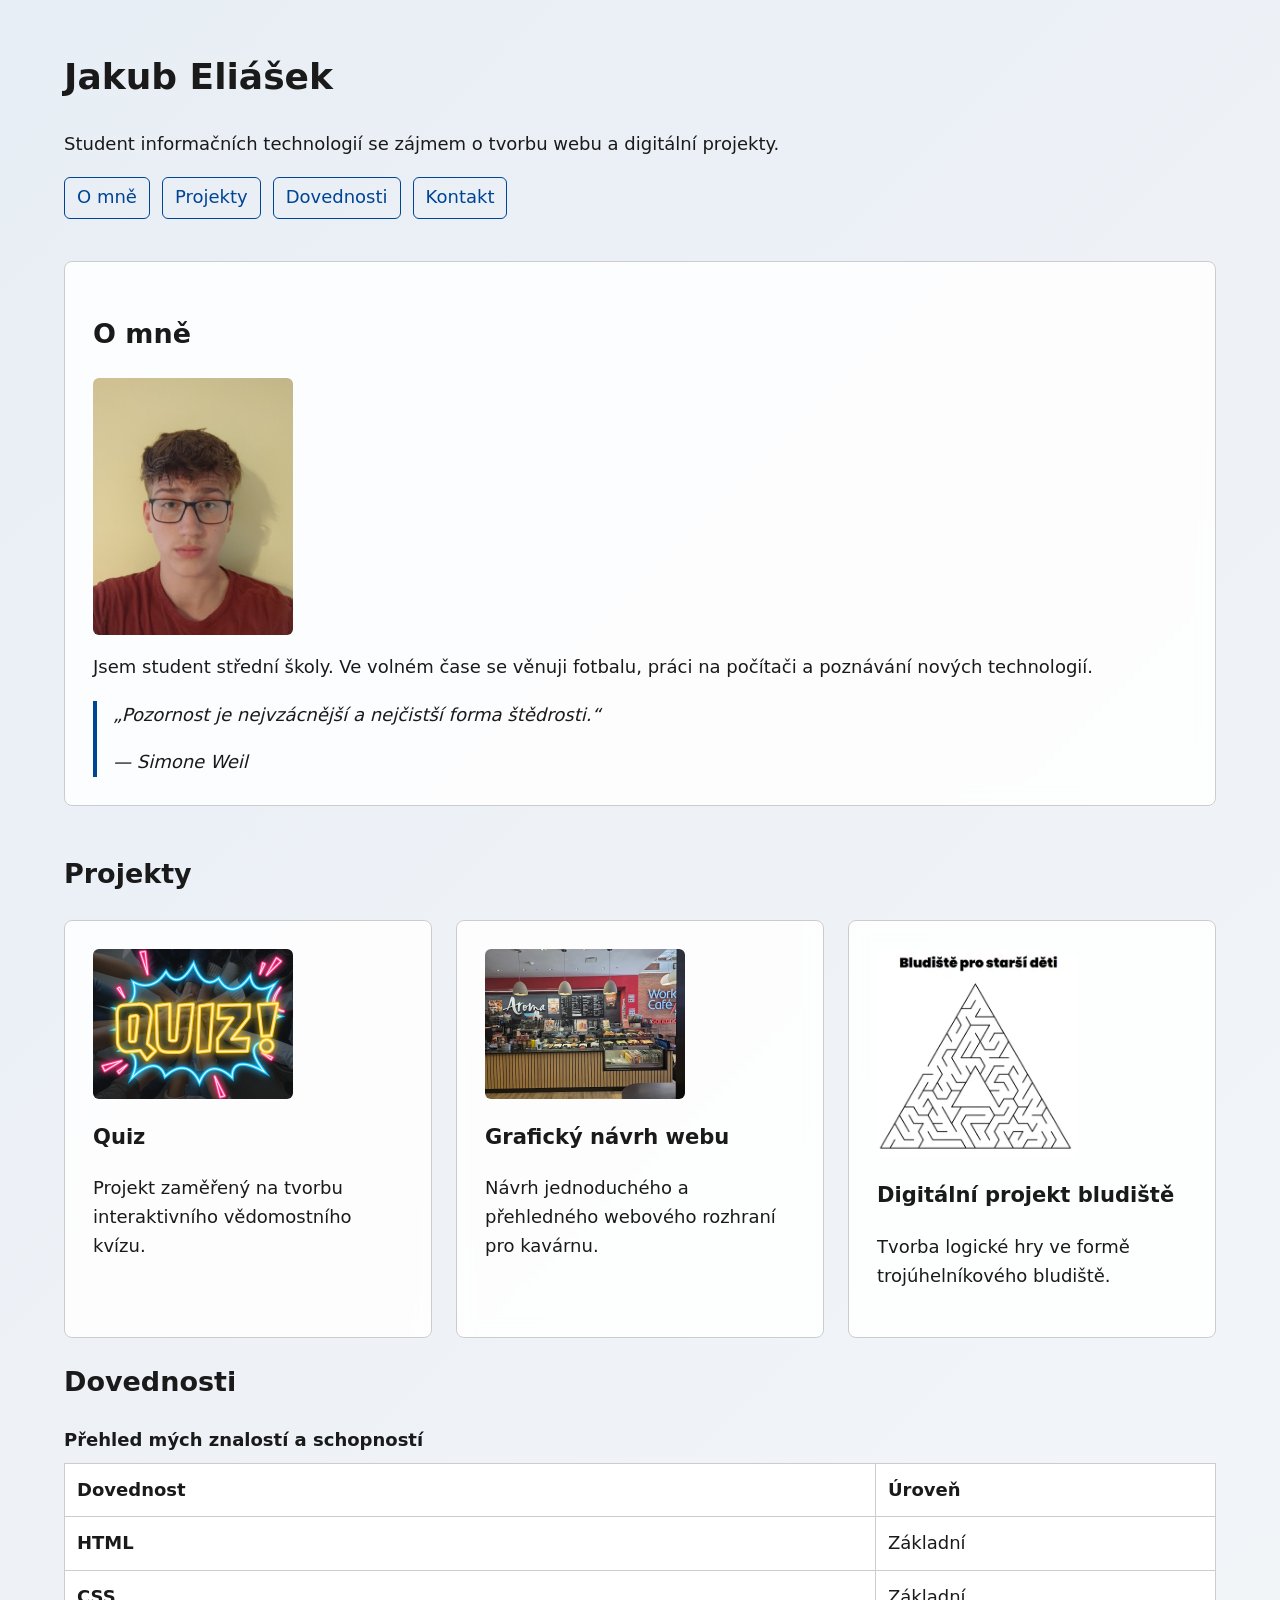
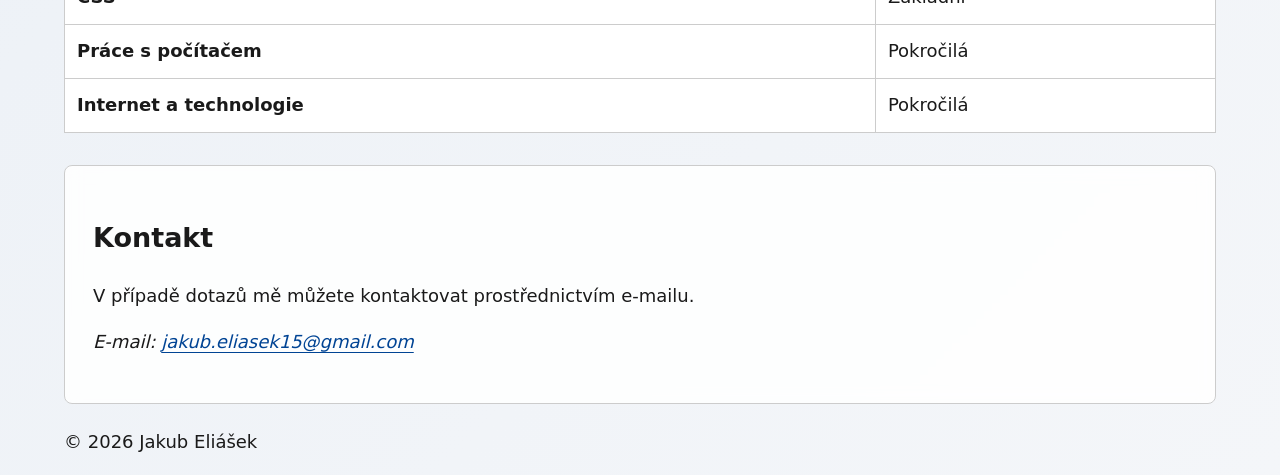
<file: index.html>
<!DOCTYPE html>
<html lang="cs">
<head>
  <meta charset="utf-8">
  <meta name="viewport" content="width=device-width, initial-scale=1">
  <meta name="color-scheme" content="light dark">
  <title>Jakub Eliášek – osobní stránka</title>
  <link rel="stylesheet" href="css/style.css">
</head>
<body>
  <a class="skip-link" href="#obsah">Přejít na obsah</a>

  <header class="site-header">
    <h1>Jakub Eliášek</h1>
    <p>Student informačních technologií se zájmem o tvorbu webu a digitální projekty.</p>
    <nav aria-label="Hlavní navigace">
      <ul>
        <li><a href="#o-mne">O mně</a></li>
        <li><a href="#projekty">Projekty</a></li>
        <li><a href="#dovednosti">Dovednosti</a></li>
        <li><a href="#kontakt">Kontakt</a></li>
      </ul>
    </nav>
  </header>

  <main id="obsah">

    <section id="o-mne" class="card" aria-labelledby="o-mne-nadpis">
      <h2 id="o-mne-nadpis">O mně</h2>
      <img src="img/obrazek.jpg" alt="Portrétní fotografie muže v modrém saku a bílé košili" width="200" height="200">
      <p>
        Jsem student střední školy. Ve volném čase se věnuji fotbalu,
        práci na počítači a poznávání nových technologií.
      </p>
      <blockquote>
        <p>„Pozornost je nejvzácnější a nejčistší forma štědrosti.“</p>
        <cite>— Simone Weil</cite>
      </blockquote>
    </section>

    <section id="projekty" aria-labelledby="projekty-nadpis">
      <h2 id="projekty-nadpis">Projekty</h2>

      <article class="card">
        <img src="img/obrazek2.png"
             alt="Neonový nápis QUIZ na tmavém pozadí se spojenýma rukama"
             width="200"
             height="200">
        <h3>Quiz</h3>
        <p>
          Projekt zaměřený na tvorbu interaktivního vědomostního kvízu.
        </p>
      </article>

      <article class="card">
        <img src="img/obrazek3.jpg"
             alt="Interiér moderní kavárny Aroma Work Café s pultem a nabídkou občerstvení"
             width="200"
             height="200">
        <h3>Grafický návrh webu</h3>
        <p>
          Návrh jednoduchého a přehledného webového rozhraní pro kavárnu.
        </p>
      </article>

      <article class="card">
        <img src="img/obrazek4.webp"
             alt="Trojúhelníkové bludiště s nápisem Bludiště pro starší děti"
             width="200"
             height="200">
        <h3>Digitální projekt bludiště</h3>
        <p>
          Tvorba logické hry ve formě trojúhelníkového bludiště.
        </p>
      </article>
    </section>

    <section id="dovednosti" aria-labelledby="dovednosti-nadpis">
      <h2 id="dovednosti-nadpis">Dovednosti</h2>
      <table>
        <caption>Přehled mých znalostí a schopností</caption>
        <thead>
          <tr>
            <th scope="col">Dovednost</th>
            <th scope="col">Úroveň</th>
          </tr>
        </thead>
        <tbody>
          <tr>
            <th scope="row">HTML</th>
            <td>Základní</td>
          </tr>
          <tr>
            <th scope="row">CSS</th>
            <td>Základní</td>
          </tr>
          <tr>
            <th scope="row">Práce s počítačem</th>
            <td>Pokročilá</td>
          </tr>
          <tr>
            <th scope="row">Internet a technologie</th>
            <td>Pokročilá</td>
          </tr>
        </tbody>
      </table>
    </section>

    <section id="kontakt" class="card" aria-labelledby="kontakt-nadpis">
      <h2 id="kontakt-nadpis">Kontakt</h2>
      <p>
        V případě dotazů mě můžete kontaktovat prostřednictvím e-mailu.
      </p>
      <address>
        <p>E-mail: <a href="mailto:jakub.eliasek15@gmail.com">jakub.eliasek15@gmail.com</a></p>
      </address>
    </section>

  </main>

  <footer>
    <p>&copy; 2026 Jakub Eliášek</p>
  </footer>
</body>
</html>
</file>
<file: css/style.css>
:root {
  --bg-page: #f4f6f9;
  --bg-card: rgba(255, 255, 255, 0.85);
  --bg-card-solid: #ffffff;
  --text-main: #1a1a1a;
  --text-muted: #4a4a4a;
  --accent: #004494;
  --accent-contrast: #ffffff;
  --border-color: #cccccc;
  --border-width: 1px;
  --card-blur: blur(8px);
  --page-gradient: linear-gradient(135deg, #e8eef5 0%, #f4f6f9 100%);
  color-scheme: light;
}

*,
*::before,
*::after {
  box-sizing: border-box;
}

html {
  font-size: 100%;
  scroll-behavior: smooth;
}

body {
  margin: 0;
  font-family: system-ui, -apple-system, sans-serif;
  line-height: 1.6;
  overflow-wrap: anywhere;
  color: var(--text-main);
  background-color: var(--bg-page);
  background-image: var(--page-gradient);
  min-height: 100vh;
}

img {
  max-width: 100%;
  height: auto;
  display: block;
  border-radius: 0.375rem;
}

.skip-link {
  position: absolute;
  left: -9999px;
  top: 1rem;
  z-index: 1000;
  padding: 0.75rem 1rem;
  background-color: var(--accent);
  color: var(--accent-contrast);
  text-decoration: none;
  font-weight: bold;
}

.skip-link:focus {
  left: 1rem;
}

:focus-visible {
  outline: 3px solid var(--accent);
  outline-offset: 3px;
}

.site-header,
main,
footer {
  width: min(92%, 72rem);
  margin-inline: auto;
}

.site-header {
  padding-block: 1.5rem;
}

/* Mobile-first navigace */
nav ul {
  display: flex;
  flex-direction: column;
  gap: 0.75rem;
  list-style: none;
  padding: 0;
}

nav a {
  display: inline-block;
  padding: 0.35rem 0.75rem;
  border: var(--border-width) solid var(--accent);
  border-radius: 0.375rem;
  color: var(--accent);
  text-decoration: none;
  transition: background-color 0.25s ease, color 0.25s ease, transform 0.25s ease;
}

nav a:hover {
  background-color: var(--accent);
  color: var(--accent-contrast);
  transform: translateY(-2px);
}

a {
  color: var(--accent);
  text-underline-offset: 0.2em;
}

@keyframes fadeSlideUp {
  from {
    opacity: 0;
    transform: translateY(0.75rem);
  }
  to {
    opacity: 1;
    transform: translateY(0);
  }
}

.card {
  padding: 1.25rem;
  margin-bottom: 1.5rem;
  background-color: var(--bg-card);
  backdrop-filter: var(--card-blur);
  border: var(--border-width) solid var(--border-color);
  border-radius: 0.5rem;
  animation: fadeSlideUp 0.4s ease-out both;
}

blockquote {
  margin: 1.25rem 0 0;
  padding-left: 1rem;
  border-left: 4px solid var(--accent);
  font-style: italic;
}

table {
  width: 100%;
  border-collapse: collapse;
  margin-bottom: 2rem;
  background-color: var(--bg-card-solid);
}

caption {
  font-weight: bold;
  text-align: left;
  margin-bottom: 0.5rem;
}

th,
td {
  padding: 0.75rem;
  border: var(--border-width) solid var(--border-color);
  text-align: left;
}

/* 1. zlom: Tablet (40em) */
@media (min-width: 40em) {
  nav ul {
    flex-direction: row;
    flex-wrap: wrap;
  }

  .card {
    padding: 1.75rem;
  }
}

/* 2. zlom: Notebook (60em) */
@media (min-width: 60em) {
  #projekty {
    display: grid;
    grid-template-columns: repeat(3, 1fr);
    gap: 1.5rem;
  }

  #projekty > h2 {
    grid-column: 1 / -1;
    margin-bottom: 0;
  }

  #projekty .card {
    margin-bottom: 0;
  }
}

/* 3. zlom: Široký monitor (80em) */
@media (min-width: 80em) {
  body {
    font-size: 1.125rem;
  }

  .site-header,
  main,
  footer {
    width: min(90%, 78rem);
  }
}

@media (prefers-color-scheme: dark) {
  :root {
    --bg-page: #121417;
    --bg-card: rgba(30, 34, 40, 0.85);
    --bg-card-solid: #1e2228;
    --text-main: #f0f2f5;
    --text-muted: #c2c8d1;
    --accent: #66b2ff;
    --accent-contrast: #0b192c;
    --border-color: #3e4652;
    --page-gradient: linear-gradient(135deg, #0d1014 0%, #171b21 100%);
    color-scheme: dark;
  }
}

@media (prefers-contrast: more) {
  :root {
    --bg-page: #ffffff;
    --bg-card: #ffffff;
    --bg-card-solid: #ffffff;
    --text-main: #000000;
    --text-muted: #000000;
    --accent: #002b6b;
    --accent-contrast: #ffffff;
    --border-color: #000000;
    --border-width: 2px;
    --page-gradient: none;
  }

  body {
    background-image: none;
  }

  a,
  nav a {
    text-decoration: underline;
    text-decoration-thickness: 2px;
  }
}

@media (prefers-color-scheme: dark) and (prefers-contrast: more) {
  :root {
    --bg-page: #000000;
    --bg-card: #000000;
    --bg-card-solid: #000000;
    --text-main: #ffffff;
    --text-muted: #ffffff;
    --accent: #99ccff;
    --accent-contrast: #000000;
    --border-color: #ffffff;
    --border-width: 2px;
    --page-gradient: none;
  }
}

@media (prefers-reduced-motion: reduce) {
  html {
    scroll-behavior: auto;
  }

  *,
  *::before,
  *::after {
    animation-duration: 0.01ms !important;
    animation-iteration-count: 1 !important;
    transition-duration: 0.01ms !important;
    scroll-behavior: auto !important;
  }

  nav a:hover {
    transform: none;
  }
}

@media (forced-colors: active) {
  body {
    background-color: Canvas;
    color: CanvasText;
    background-image: none;
  }

  .card,
  table,
  th,
  td {
    background-color: Canvas;
    color: CanvasText;
    border: 2px solid ButtonBorder;
  }

  nav a,
  .skip-link {
    background-color: ButtonFace;
    color: ButtonText;
    border: 2px solid ButtonBorder;
  }

  a {
    color: LinkText;
  }

  :focus-visible {
    outline: 3px solid Highlight;
    outline-offset: 3px;
  }
}
@media (prefers-reduced-transparency: reduce) {
  :root {
    --bg-card: var(--bg-card-solid);
    --card-blur: none;
  }

  .card {
    background-color: var(--bg-card-solid);
    backdrop-filter: none;
  }
}
</file>
